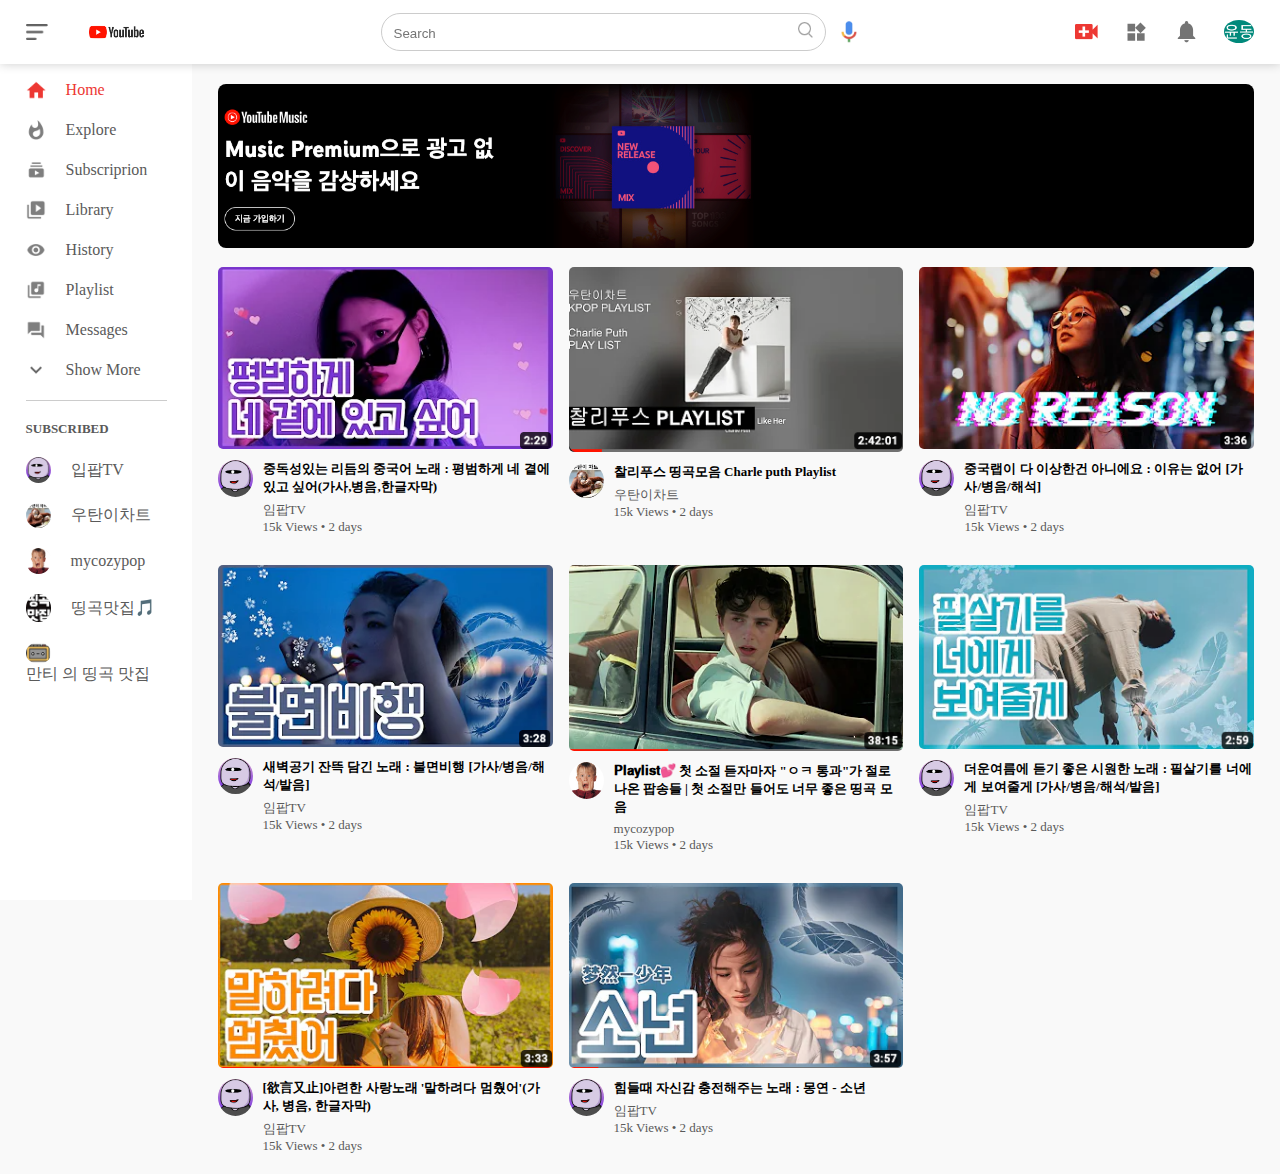
<file: index.html>
<!DOCTYPE html>
<html lang="ko">

<head>
    <meta charset="UTF-8">
    <meta name="viewport" content="width=device-width, initial-scale=1.0">
    <title>Video Sharing Website - Easy Tutorials YoTube Channel</title>
    <link rel="stylesheet" href="style.css">
</head>

<body>

    <nav class="flex-div">
        <div class="nav-left flex-div">
            <img src="images/menu.png" class="menu-icon">
            <img src="images/youtube.logo.png" class="logo">
        </div>
        <div class="nav-middle flex-div">
            <div class="search-box fkex-div">
                <input type="text" placeholder="Search">
                <img src="images/search.png">
            </div>
            <img src="images/voice-search.png" class="mic-icon">
        </div>
        <div class="nav-right flex-div">
            <img src="images/upload.png">
            <img src="images/more.png">
            <img src="images/notification.png">
            <img src="images/yundong2.png" class="user-icon">
        </div>
    </nav>
    <!-- ----------- sidebar------------- -->

    <div class="sidebar">
        <div class="shortcut-links">
            <a href=""><img src="images/home.png">
                <p>Home</p>
            </a>
            <a href=""><img src="images/explore.png">
                <p>Explore</p>
            </a>
            <a href=""><img src="images/subscriprion.png">
                <p>Subscriprion</p>
            </a>
            <a href=""><img src="images/library.png">
                <p>Library</p>
            </a>
            <a href=""><img src="images/history.png">
                <p>History</p>
            </a>
            <a href=""><img src="images/playlist.png">
                <p>Playlist</p>
            </a>
            <a href=""><img src="images/messages.png">
                <p>Messages</p>
            </a>
            <a href=""><img src="images/show-more.png">
                <p>Show More</p>
            </a>
            <hr>
        </div>
        <div class="subscribed-list">
            <h3>SUBSCRIBED</h3>
            <a href=""><img src="images/profile.png">
                <p>입팝TV</p>
            </a>
            <a href=""><img src="images/profile2.png">
                <p>우탄이차트</p>
            </a>
            <a href=""><img src="images/profile3.png">
                <p>mycozypop</p>
            </a>
            <a href=""><img src="images/profile4.png">
                <p>띵곡맛집🎵</p>
            </a>
            <a href=""><img src="images/profile5.png">
                <p>만티 의 띵곡 맛집</p>
            </a>
        </div>
    </div>

    <!-- -------------main---------------- -->

    <div class="container">
        <div class="banner">
            <img src="images/banner2.png">
        </div>
        <div class="list-container">
            <div class="vid-list">
                <a href="play-video.html"><img src="images/thumbnail1.png" class="thumbnail"></a>
                <div class="flex-div">
                    <img src="images/profile.png">
                    <div class="vid-info">
                        <a href="play-video.html">중독성있는 리듬의 중국어 노래 : 평범하게 네 곁에 있고 싶어(가사,병음,한글자막)</a>
                        <p>임팝TV</p>
                        <p>15k Views &bull; 2 days</p>
                    </div>
                </div>
            </div>
            <div class="vid-list">
                <a href=""><img src="images/thumbnail2.png" class="thumbnail"></a>
                <div class="flex-div">
                    <img src="images/profile2.png">
                    <div class="vid-info">
                        <a href="">찰리푸스 띵곡모음 Charle puth Playlist</a>
                        <p>우탄이차트</p>
                        <p>15k Views &bull; 2 days</p>
                    </div>
                </div>
            </div>
            <div class="vid-list">
                <a href=""><img src="images/thumbnail3.png" class="thumbnail"></a>
                <div class="flex-div">
                    <img src="images/profile.png">
                    <div class="vid-info">
                        <a href="">중국랩이 다 이상한건 아니에요 : 이유는 없어 [가사/병음/해석]</a>
                        <p>임팝TV</p>
                        <p>15k Views &bull; 2 days</p>
                    </div>
                </div>
            </div>
            <div class="vid-list">
                <a href=""><img src="images/thumbnail4.png" class="thumbnail"></a>
                <div class="flex-div">
                    <img src="images/profile.png">
                    <div class="vid-info">
                        <a href="">새벽공기 잔뜩 담긴 노래 : 불면비행 [가사/병음/해석/발음]</a>
                        <p>임팝TV</p>
                        <p>15k Views &bull; 2 days</p>
                    </div>
                </div>
            </div>
            <div class="vid-list">
                <a href=""><img src="images/thumbnail5.png" class="thumbnail"></a>
                <div class="flex-div">
                    <img src="images/profile3.png">
                    <div class="vid-info">
                        <a href="">𝐏𝐥𝐚𝐲𝐥𝐢𝐬𝐭💕 첫 소절 듣자마자 "ㅇㅋ 통과"가 절로 나온 팝송들 | 첫 소절만 들어도 너무 좋은 띵곡 모음</a>
                        <p>mycozypop</p>
                        <p>15k Views &bull; 2 days</p>
                    </div>
                </div>
            </div>
            <div class="vid-list">
                <a href=""><img src="images/thumbnail6.png" class="thumbnail"></a>
                <div class="flex-div">
                    <img src="images/profile.png">
                    <div class="vid-info">
                        <a href="">더운여름에 듣기 좋은 시원한 노래 : 필살기를 너에게 보여줄게 [가사/병음/해석/발음]</a>
                        <p>임팝TV</p>
                        <p>15k Views &bull; 2 days</p>
                    </div>
                </div>
            </div>
            <div class="vid-list">
                <a href=""><img src="images/thumbnail7.png" class="thumbnail"></a>
                <div class="flex-div">
                    <img src="images/profile.png">
                    <div class="vid-info">
                        <a href="">[欲言又止]아련한 사랑노래 '말하려다 멈췄어'(가사, 병음, 한글자막)</a>
                        <p>임팝TV</p>
                        <p>15k Views &bull; 2 days</p>
                    </div>
                </div>
            </div>
            <div class="vid-list">
                <a href=""><img src="images/thumbnail8.png" class="thumbnail"></a>
                <div class="flex-div">
                    <img src="images/profile.png">
                    <div class="vid-info">
                        <a href="">힘들때 자신감 충전해주는 노래 : 몽연 - 소년</a>
                        <p>임팝TV</p>
                        <p>15k Views &bull; 2 days</p>
                    </div>
                </div>
            </div>
        </div>
    </div>


    <script src="script.js"></script>
</body>

</html>
</file>
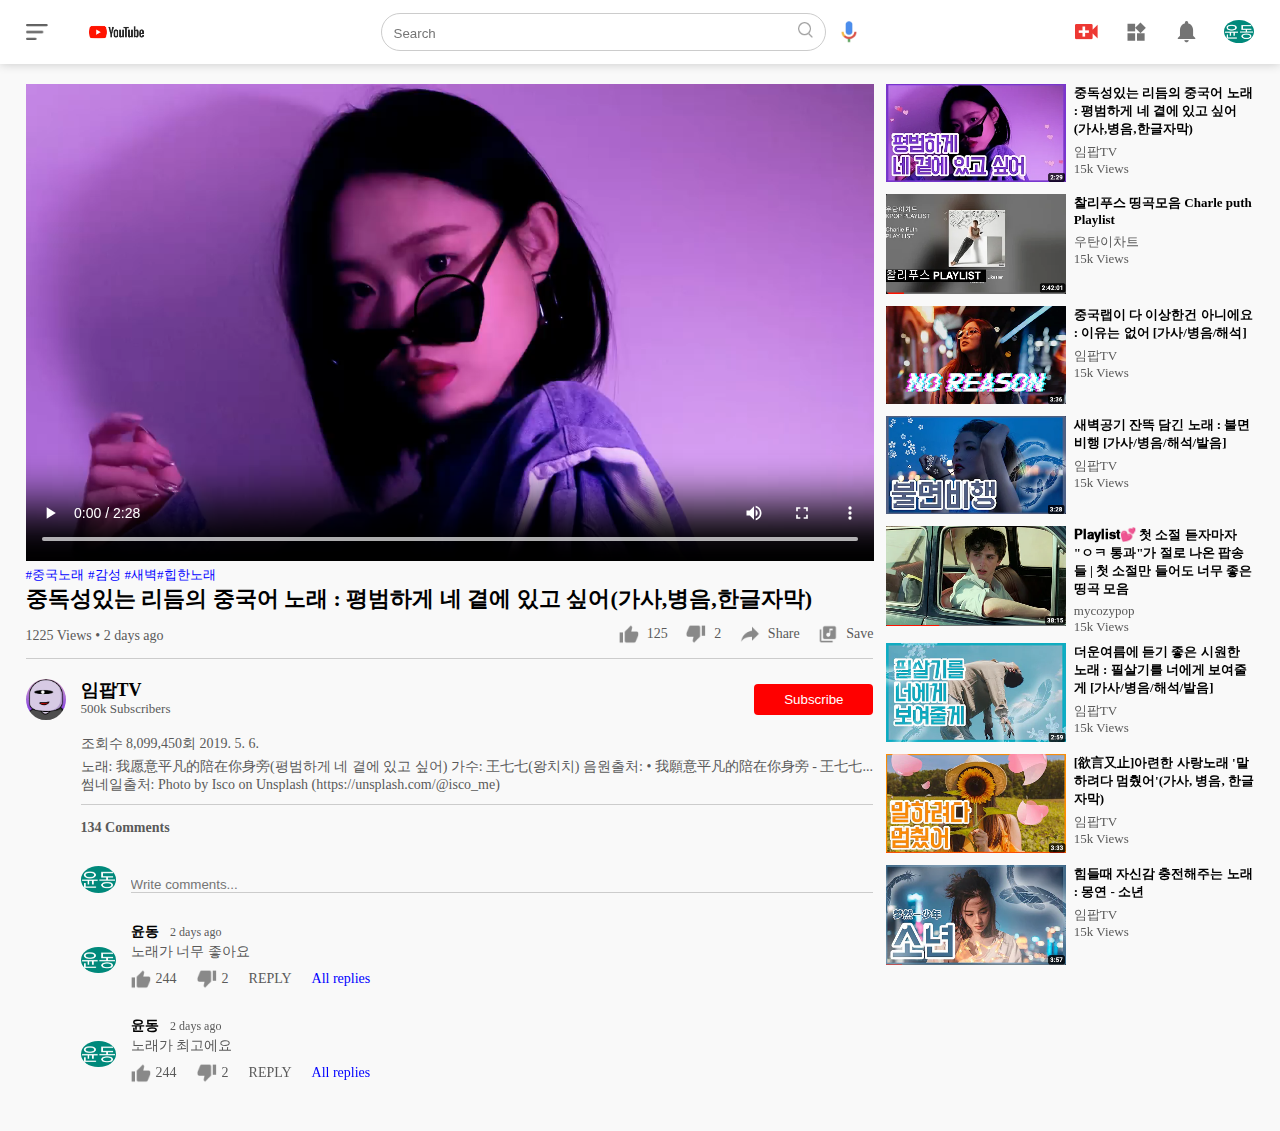
<file: play-video.html>
<!DOCTYPE html>
<html lang="en">
<head>
    <meta charset="UTF-8">
    <meta name="viewport" content="width=device-width, initial-scale=1.0">
    <title>Play Video - Easy Tutorials Youtube Chaneel</title>
    <link rel="stylesheet" href="style.css">
</head>
<body>
    
    <nav class="flex-div">
        <div class="nav-left flex-div">
            <img src="images/menu.png" class="menu-icon">
            <img src="images/youtube.logo.png" class="logo">
        </div>
        <div class="nav-middle flex-div">
            <div class="search-box fkex-div">
                <input type="text" placeholder="Search">
                <img src="images/search.png">
            </div>
            <img src="images/voice-search.png" class="mic-icon">
        </div>
        <div class="nav-right flex-div">
            <img src="images/upload.png">
            <img src="images/more.png">
            <img src="images/notification.png">
            <img src="images/yundong2.png" class="user-icon">
        </div>
    </nav>

<div class="container play-container">
    <div class="row">
        <div class="play-video">
            <video controls autoplay>
                <source src="images/video2.mp4" type="video/mp4">
            </video>
            <div class="tags">
                <a href="">#중국노래</a> <a href="">#감성</a> <a href="">#새벽</a><a href="">#힙한노래</a>
            </div>
            <h3>중독성있는 리듬의 중국어 노래 : 평범하게 네 곁에 있고 싶어(가사,병음,한글자막)</h3>
            <div class="play-video-info">
                <p>1225 Views &bull; 2 days ago</p>
                <div>
                    <a href=""><img src="images/like.png">125</a>
                    <a href=""><img src="images/dislike.png">2</a>
                    <a href=""><img src="images/share.png">Share</a>
                    <a href=""><img src="images/save.png">Save</a>
                </div>
            </div>
            <hr>
            <div class="publisher">
                <img src="images/profile.png">
                <div>
                    <p>임팝TV</p>
                    <span>500k Subscribers</span>
                </div>
                <button type="button">Subscribe</button>
            </div>
            <div class="vid-description">
                <p>조회수 8,099,450회  2019. 5. 6.</p>
                <p>노래: 我愿意平凡的陪在你身旁(평범하게 네 곁에 있고 싶어)
                    가수: 王七七(왕치치)
                    음원출처:   
                    
                     • 我願意平凡的陪在你身旁 - 王七七...  
                    썸네일출처: Photo by Isco on Unsplash (https://unsplash.com/@isco_me)</p>
                <hr>
                <h4>134 Comments</h4>
                
                <div class="add-comment">
                    <img src="images/yundong2.png">
                    <input type="text" placeholder="Write comments...">
                </div>
                <div class="old-comment">
                    <img src="images/yundong2.png">
                    <div>
                        <h3>윤동 <span>2 days ago</span></h3>
                        <p>노래가 너무 좋아요</p>
                        <div class="acomment-action">
                            <img src="images/like.png">
                            <span>244</span>
                            <img src="images/dislike.png">
                            <span>2</span>
                            <span>REPLY</span>
                            <a href="">All replies</a>
                        </div>
                    </div>
                </div>
                <div class="old-comment">
                    <img src="images/yundong2.png">
                    <div>
                        <h3>윤동 <span>2 days ago</span></h3>
                        <p>노래가 최고에요</p>
                        <div class="acomment-action">
                            <img src="images/like.png">
                            <span>244</span>
                            <img src="images/dislike.png">
                            <span>2</span>
                            <span>REPLY</span>
                            <a href="">All replies</a>
                        </div>
                    </div>
                </div>
            </div>





        </div>
        <div class="right-sidebar">

            <div class="side-video-list">
                <a href="" class="small-thumbnail"><img src="images/thumbnail1.png"></a>
                <div class="vid-info">
                    <a href="">중독성있는 리듬의 중국어 노래 : 평범하게 네 곁에 있고 싶어(가사,병음,한글자막)</a>
                    <p>임팝TV</p>
                    <p>15k Views</p>
                </div>
            </div>
            <div class="side-video-list">
                <a href="" class="small-thumbnail"><img src="images/thumbnail2.png"></a>
                <div class="vid-info">
                    <a href="">찰리푸스 띵곡모음 Charle puth Playlist</a>
                    <p>우탄이차트</p>
                    <p>15k Views</p>
                </div>
            </div>
            <div class="side-video-list">
                <a href="" class="small-thumbnail"><img src="images/thumbnail3.png"></a>
                <div class="vid-info">
                    <a href="">중국랩이 다 이상한건 아니에요 : 이유는 없어 [가사/병음/해석]</a>
                    <p>임팝TV</p>
                    <p>15k Views</p>
                </div>
            </div>
            <div class="side-video-list">
                <a href="" class="small-thumbnail"><img src="images/thumbnail4.png"></a>
                <div class="vid-info">
                    <a href="">새벽공기 잔뜩 담긴 노래 : 불면비행 [가사/병음/해석/발음]</a>
                    <p>임팝TV</p>
                    <p>15k Views</p>
                </div>
            </div>
            <div class="side-video-list">
                <a href="" class="small-thumbnail"><img src="images/thumbnail5.png"></a>
                <div class="vid-info">
                    <a href="">𝐏𝐥𝐚𝐲𝐥𝐢𝐬𝐭💕 첫 소절 듣자마자 "ㅇㅋ 통과"가 절로 나온 팝송들 | 첫 소절만 들어도 너무 좋은 띵곡 모음</a>
                    <p>mycozypop</p>
                    <p>15k Views</p>
                </div>
            </div>
            <div class="side-video-list">
                <a href="" class="small-thumbnail"><img src="images/thumbnail6.png"></a>
                <div class="vid-info">
                    <a href="">더운여름에 듣기 좋은 시원한 노래 : 필살기를 너에게 보여줄게 [가사/병음/해석/발음]</a>
                    <p>임팝TV</p>
                    <p>15k Views</p>
                </div>
            </div>
            <div class="side-video-list">
                <a href="" class="small-thumbnail"><img src="images/thumbnail7.png"></a>
                <div class="vid-info">
                    <a href="">[欲言又止]아련한 사랑노래 '말하려다 멈췄어'(가사, 병음, 한글자막)</a>
                    <p>임팝TV</p>
                    <p>15k Views</p>
                </div>
            </div>
            <div class="side-video-list">
                <a href="" class="small-thumbnail"><img src="images/thumbnail8.png"></a>
                <div class="vid-info">
                    <a href="">힘들때 자신감 충전해주는 노래 : 몽연 - 소년</a>
                    <p>임팝TV</p>
                    <p>15k Views</p>
                </div>
            </div>






        </div>
    </div>
</div>





</body>
</html>
</file>
<file: style.css>
* {
  margin: 0;
  padding: 0;
  box-sizing: border-box;
}

a {
  text-decoration: none;
  color: #5a5a5a;
}
img {
  cursor: pointer;
}

.flex-div {
  display: flex;
  align-items: center;
}

nav {
  padding: 10px 2%;
  justify-content: space-between;
  box-shadow: 0 0 10px rgba(0, 0, 0, 0.2);
  background-color: #fff;
  position: sticky;
  top: 0;
  z-index: 10;
}

.nav-right img {
  width: 25px;
  margin-right: 25px;
}

.nav-right .user-icon {
  width: 30px;
  border-radius: 50%;
  margin-right: 0;
}

.nav-left .menu-icon {
  width: 22px;
  margin-right: 25px;
}

.nav-left .logo {
  width: 90px;
}

.nav-middle .mic-icon {
  width: 16px;
}

.nav-middle .search-box {
  border: 1px solid #ccc;
  margin-right: 15px;
  padding: 8px 12px;
  border-radius: 25px;
}
.nav-middle .search-box input {
  width: 400px;
  border: 0;
  outline: 0;
  background: transparent;
}

.nav-middle .search-box img {
  width: 15px;
}

/*--------------sidebar---------------*/

.sidebar {
  background: #fff;
  width: 15%;
  height: 100vh;
  position: fixed;
  top: 0;
  padding-left: 2%;
  padding-top: 80px;
}

.shortcut-links a img {
  width: 20px;
  margin-right: 20px;
}

.shortcut-links a {
  display: flex;
  align-items: center;
  margin-bottom: 20px;
  width: fit-content;
  flex-wrap: wrap;
}

.shortcut-links a:first-child {
  color: #ed3833;
}

.sidebar hr {
  border: 0;
  height: 1px;
  background: #ccc;
  width: 85%;
}

.subscribed-list h3 {
  font-size: 13px;
  margin: 20px 0;
  color: #5a5a5a;
}
.subscribed-list a {
  display: flex;
  align-items: center;
  margin-bottom: 20px;
  width: fit-content;
  flex-wrap: wrap;
}
.subscribed-list a img {
  width: 25px;
  border-radius: 50%;
  margin-right: 20px;
}

.small-sidebar{
    width: 5%;
}

.small-sidebar a p{
    display: none;   
}
.small-sidebar h3{
    display: none;
}

.small-sidebar hr{
    width: 50%;
    margin-bottom: 25px;
}

/* ---------------main---------------- */

.container{
    background: #f9f9f9;
    padding-left: 17%;
    padding-right: 2%;
    padding-top: 20px;
    padding-bottom: 20px;
}
.large-container{
    padding-left: 7%;
}


.banner{
    width: 100%;
}
.banner img{
    width: 100%;
    border-radius: 8px;
}

.list-container{
    display: grid;
    grid-template-columns: repeat(auto-fit, minmax(250px, 1fr));
    grid-column-gap: 16px;
    grid-row-gap: 30px;
    margin-top: 15px;
}

.vid-list .thumbnail{
    width: 100%;
    border-radius: 5px;
}

.vid-list .flex-div{
    align-items: flex-start;
    margin-top: 7px;
}

.vid-list .flex-div img{
    width: 35px;
    margin-right: 10px;
    border-radius: 50%;
}

.vid-info{
    color: #5a5a5a;
    font-size: 13px;
}

.vid-info a{
    color: #000;
    font-weight: 600;
    display: block;
    margin-bottom: 5px;
}

@media (max-width: 900px){
    .menu-icon{
        display: none;
    }
    .sidebar{
        display: none;
    }
    .container, .large-container{
        padding-left: 5%;
        padding-right: 5%;
    }

    .nav-right img{
        display: none;
    }
    .nav-right .user-icon{
        display: block;
        width: 30px;
    }
    .nav-middle .search-box input{
        width: 100px;
    }
    .nav-middle .mic-icon{
        display: none;
    }
    .logo{
        width: 90px;
    }
}


/* --------------play video page--------------- */
.play-container{
    padding-left: 2% ;
}

.row{
    display: flex;
    justify-content: space-between;
    flex-wrap: wrap;
}

.play-video{
    flex-basis: 69%;
}

.right-sidebar{
    flex-basis: 30%;
}

.play-video video{
    width: 100%;
}

.side-video-list{
    display: flex;
    justify-content: space-between;
    margin-bottom: 8px;
}

.side-video-list img{
    width: 100%;
}

.side-video-list .small-thumbnail{
    flex-basis: 49%;
}

.side-video-list .vid-info{
    flex-basis: 49%;
}

.play-video .tags a{

    color: #0000ff;
    font-size: 13px;
}

.play-video h3{
    font-weight: 600;
    font-size: 22px;
}

.play-video .play-video-info{
    display: flex;
    align-items: center;
    justify-content: space-between;
    flex-wrap: wrap;
    margin-top: 10px;
    font-size: 14px;
    color: #5a5a5a;
}

.play-video .play-video-info a img{
    width: 20px;
    margin-right: 8px;
}

.play-video .play-video-info a{
    display: inline-flex;
    align-items: center;
    margin-left: 15px;
}

.play-video hr{
    border: 0;
    height: 1px;
    background: #ccc;
    margin: 10px 0;
}

.publisher{
    display: flex;
    align-items: center;
    margin-top: 20px;
}
.publisher div{
    flex: 1;
    line-height: 18px;
}

.publisher img{
    width: 40px;
    border-radius: 50%;
    margin-right: 15px;
}

.publisher div p{
    color: #000;
    font-weight: 600;
    font-size: 18px;
}

.publisher div span{
    font-size: 13px;
    color: #5a5a5a;
}

.publisher button{
    background: red;
    color: #fff;
    padding: 8px 30px;
    border: 0;
    outline: 0;
    border-radius: 4px;
    cursor: pointer;
}

.vid-description{
    padding-left: 55px;
    margin: 15px 0;
}

.vid-description p{
    font-size: 14px;
    margin-bottom: 5px;
    color: #5a5a5a;
}

.vid-description h4{
    font-size: 14px;
    color: #5a5a5a;
    margin-top: 15px;
}

.add-comment{
    display: flex;
    align-items: center;
    margin: 30px 0;
}

.add-comment img{
    width: 35px;
    border-radius: 50%;
    margin-right: 15px;
}

.add-comment input{
    border: 0;
    outline: 0;
    border-bottom: 1px solid #ccc;
    width: 100%;
    padding-top: 10px;
    background: transparent;
}
.old-comment{
    display: flex;
    align-items: center;
    margin: 20px 0;
}

.old-comment img{
    width: 35px;
    border-radius: 50%;
    margin-right: 15px;
}

.old-comment h3{
    font-size: 14px;
    margin-bottom: 2px;
}

.old-comment h3 span{
    font-size: 12px;
    color: #5a5a5a;
    font-weight: 500;
    margin-left: 8px;
}

.old-comment .acomment-action{
    display: flex;
    align-items: center;
    margin: 8px 0;
    font-size: 14px;
}

.old-comment .acomment-action img{
    border-radius: 0;
    width: 20px;
    margin-right: 5px;
}

.old-comment .acomment-action span{
    margin-right: 20px;
    color: #5a5a5a;
}

.old-comment .acomment-action a{
    color: #0000ff;
}

@media  (max-width:900px){
    .play-video{
        flex-basis: 100%;
    }
    .right-sidebar{
        flex-basis: 100%;
    }
    .play-container{
        padding-left: 5%;
    }
    .vid-description{
        padding-left: 0;
    }
    .play-video .play-video-info a{
        margin-left: 0;
        margin-right: 15px;
        margin-top: 15px;
    }
}
</file>
